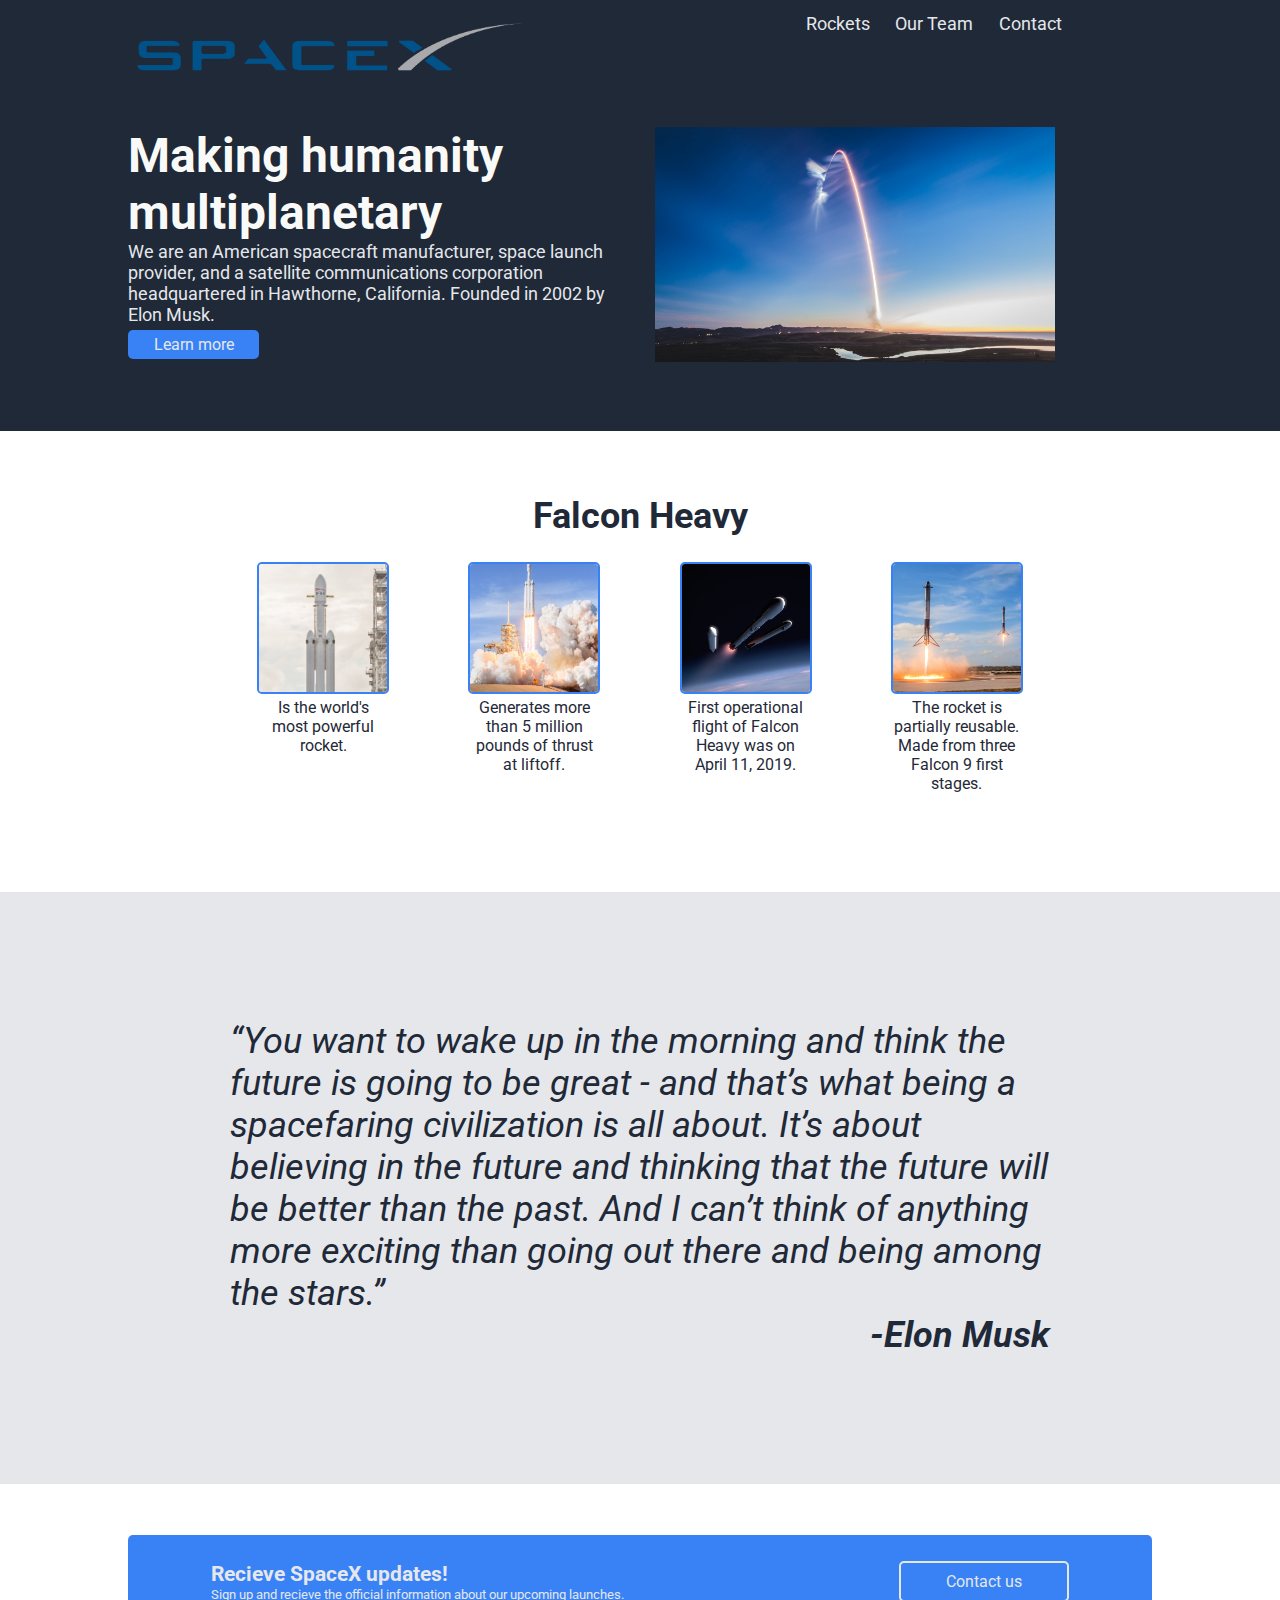
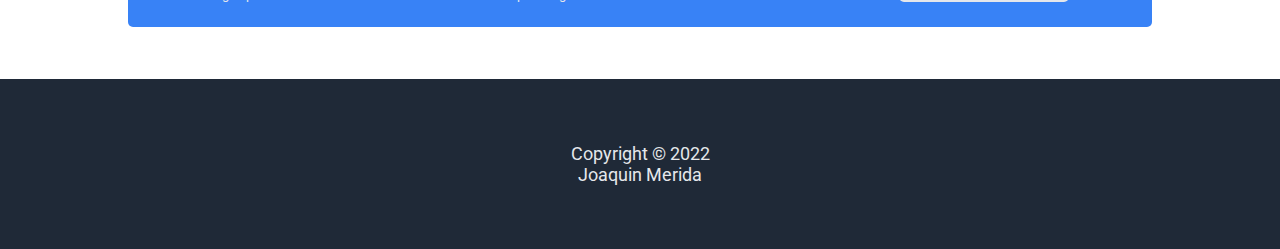
<file: index.html>
<!DOCTYPE html>
<html lang="en">
<head>
    <meta charset="UTF-8">
    <meta http-equiv="X-UA-Compatible" content="IE=edge">
    <meta name="viewport" content="width=device-width, initial-scale=1.0">
    <title>Home</title>
    <link rel="preconnect" href="https://fonts.googleapis.com">
    <link rel="preconnect" href="https://fonts.gstatic.com" crossorigin>
    <link rel="preconnect" href="https://fonts.googleapis.com">
    <link rel="preconnect" href="https://fonts.gstatic.com" crossorigin>
    <link
        href="https://fonts.googleapis.com/css2?family=Roboto:ital,wght@0,100;0,300;0,400;0,500;0,700;0,900;1,100;1,300;1,400;1,500;1,700;1,900&display=swap"
        rel="stylesheet">
    <link rel="stylesheet" href="./styles/index.css">
</head>
<body>
    <header class="dark">
        <nav>
            <img src="./assets/logo.png" alt="SpaceX logo">
            <ul>
                <li><a href="./pages/Rockets.html">Rockets</a></li>
                <li><a href="./pages/Team.html">Our Team</a></li>
                <li><a href="./pages/Contact.html">Contact</a></li>
            </ul>
        </nav>
        <section class="header__section">
            <div id="header__text">
                <h1>Making humanity multiplanetary</h1>
                <p>We are an American spacecraft manufacturer, space launch provider, and a satellite communications
                    corporation
                    headquartered in Hawthorne, California. Founded in 2002 by Elon Musk.</p>
                <a href="./pages/Team.html" class="button">Learn more</a>
            </div>
            <div id="header__image">
                <img src="./assets/main.jpg" alt="Long exposure frame of a rocket launch">
            </div>
        </section>
    </header>
    <main>
        <article>
            <h2>Falcon Heavy</h2>
            <div class="main__image">
                <img src="./assets/FHpad.jpg" alt="Rocket standing on the launchpad">
                <p>Is the world's most powerful rocket.</p>
            </div>
            <div class="main__image">
                <img src="./assets/FHlaunch.jpg" alt="Falcon Heavy taking off">
                <p>Generates more than 5 million pounds of thrust at liftoff.</p>
            </div>
            <div class="main__image">
                <img src="./assets/FHseparation.png" alt="3d animation of the rocket first stage separation">
                <p>First operational flight of Falcon Heavy was on April 11, 2019.</p>
            </div>
            <div class="main__image">
                <img src="./assets/FHlanding.jpg" alt="Both rocket boosters landing simoultaneosly">
                <p>The rocket is partially reusable. Made from three Falcon 9 first stages.</p>
            </div>
        </article>
        <section class="main__text">
            <p>“You want to wake up in the morning and think the future is going to be great - and that’s what being a
                spacefaring civilization is all about. It’s about believing in the future and thinking that the future
                will
                be better than the past. And I can’t think of anything more exciting than going out there and being
                among
                the stars.”
            </p>
            <p id="author">-Elon Musk</p>
        </section>
    </main>
    <aside>
        <div>
            <h3>Recieve SpaceX updates!</h3>
            <p>Sign up and recieve the official information about our upcoming launches.</p>
        </div>
        <a class="button border" href="./pages/Contact.html">Contact us</a>
    </aside>
    <footer class="dark">
        <p>Copyright &copy; 2022 </p>
        <p>Joaquin Merida</p>
    </footer>
</body>
</html>
</file>
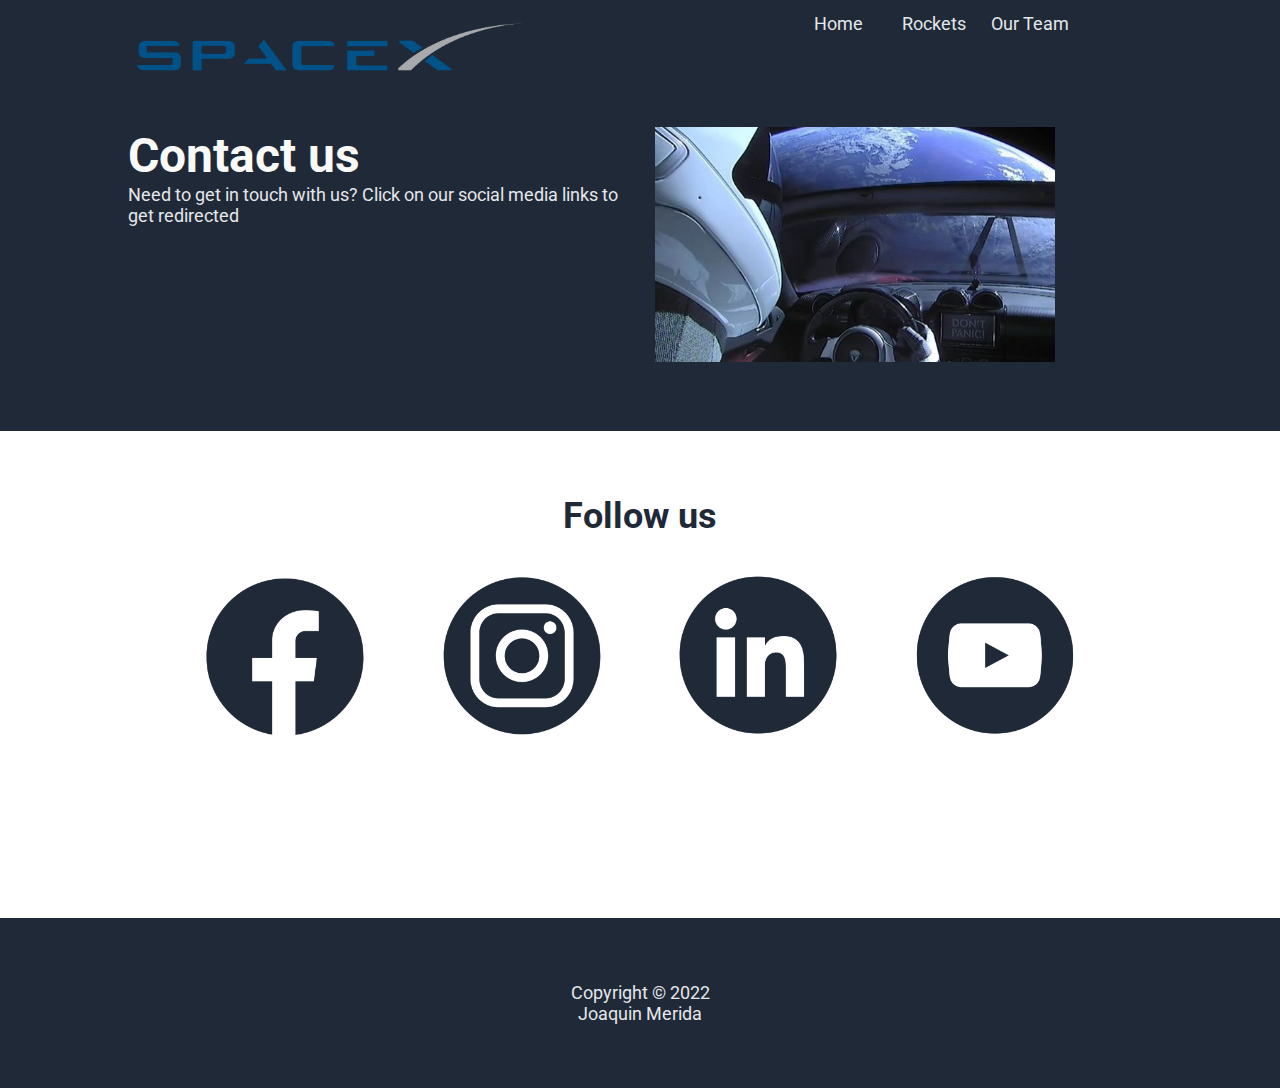
<file: pages/Contact.html>
<!DOCTYPE html>
<html lang="en">
<head>
    <meta charset="UTF-8">
    <meta http-equiv="X-UA-Compatible" content="IE=edge">
    <meta name="viewport" content="width=device-width, initial-scale=1.0">
    <title>Contact</title>
    <link rel="preconnect" href="https://fonts.googleapis.com">
    <link rel="preconnect" href="https://fonts.gstatic.com" crossorigin>
    <link rel="preconnect" href="https://fonts.googleapis.com">
    <link rel="preconnect" href="https://fonts.gstatic.com" crossorigin>
    <link
        href="https://fonts.googleapis.com/css2?family=Roboto:ital,wght@0,100;0,300;0,400;0,500;0,700;0,900;1,100;1,300;1,400;1,500;1,700;1,900&display=swap"
        rel="stylesheet">
    <link rel="stylesheet" href="../styles/Contact.css">
</head>
<body>
    <header class="dark">
        <nav>
            <img src="../assets/logo.png" alt="SpaceX logo">
            <ul>
                <li><a href="../index.html">Home</a></li>
                <li><a href="./Rockets.html">Rockets</a></li>
                <li><a href="./Team.html">Our Team</a></li>
            </ul>
        </nav>
        <section class="header__section">
            <div id="header__text">
                <h1>Contact us</h1>
                <p>Need to get in touch with us? Click on our social media links to get redirected
                </p>
            </div>
            <div id="header__image">
                <img src="../assets/Roadster.jpg" alt="Tesla car floating in space with a space suit on board">
            </div>
        </section>
    </header>
    <main>
        <article>
            <h2>Follow us</h2>
            <div class="main__image">
                <a href="https://www.facebook.com" target="_blank">
                    <img src="../assets/FB.png" alt="Facebook logo">
                </a>
            </div>
            <div class="main__image">
                <a href="https://www.instagram.com/spacex/" target="_blank">
                    <img src="../assets/IG.png" alt="Instagram logo">
                </a>
            </div>
            <div class="main__image">
                <a href="https://www.linkedin.com/company/spacex/" target="_blank">
                    <img src="../assets/In.png" alt="LinkedIn logo">
                </a>
            </div>
            <div class="main__image">
                <a href="https://www.youtube.com/spacex" target="_blank">
                    <img src="../assets/YT.png" alt="Youtube logo">
                </a>
            </div>
        </article>
        <section class="main__text">
        </section>
    </main>
    <footer class="dark">
        <p>Copyright &copy; 2022 </p>
        <p>Joaquin Merida</p>
    </footer>
</body>
</html>
</file>
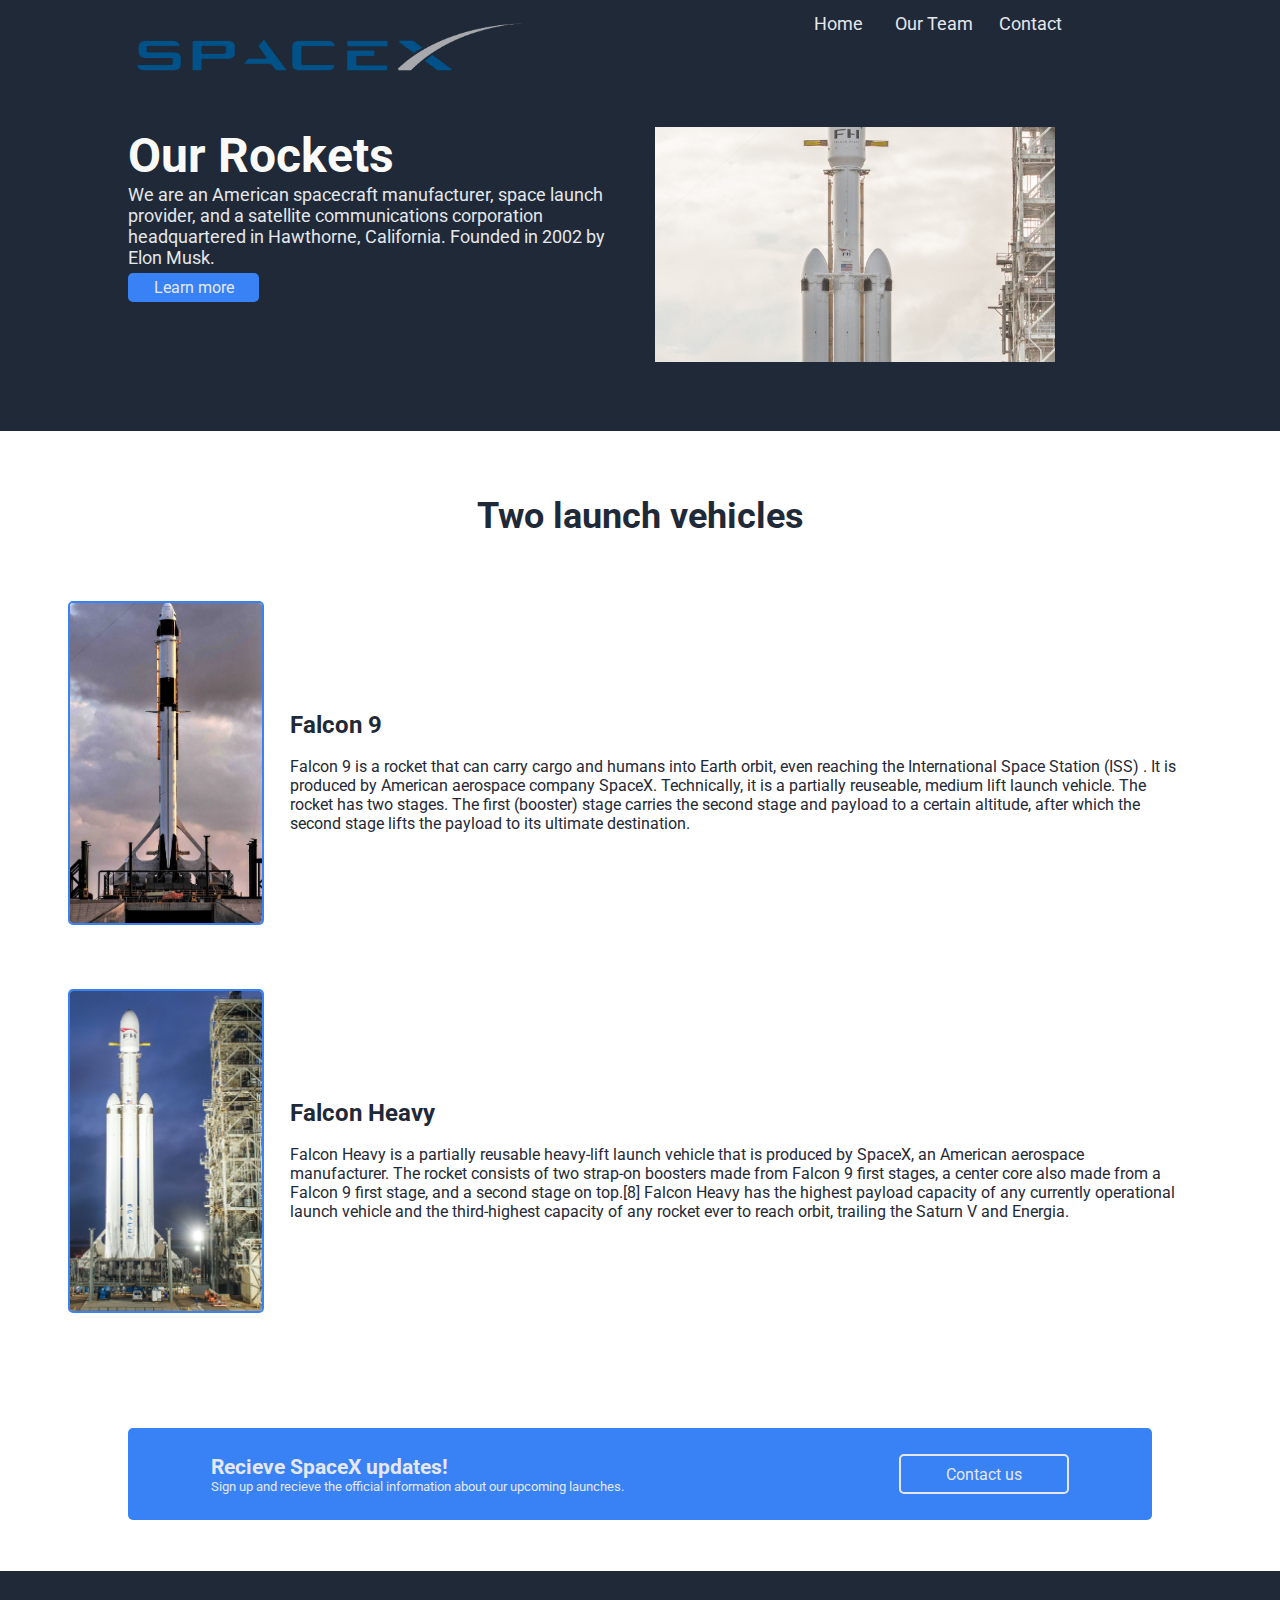
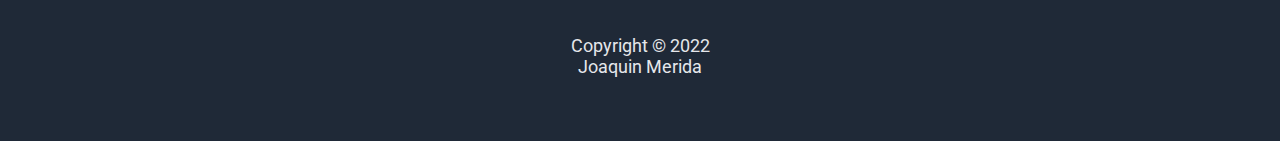
<file: pages/Rockets.html>
<!DOCTYPE html>
<html lang="en">
<head>
    <meta charset="UTF-8">
    <meta http-equiv="X-UA-Compatible" content="IE=edge">
    <meta name="viewport" content="width=device-width, initial-scale=1.0">
    <title>Rockets</title>
    <link rel="preconnect" href="https://fonts.googleapis.com">
    <link rel="preconnect" href="https://fonts.gstatic.com" crossorigin>
    <link rel="preconnect" href="https://fonts.googleapis.com">
    <link rel="preconnect" href="https://fonts.gstatic.com" crossorigin>
    <link
        href="https://fonts.googleapis.com/css2?family=Roboto:ital,wght@0,100;0,300;0,400;0,500;0,700;0,900;1,100;1,300;1,400;1,500;1,700;1,900&display=swap"
        rel="stylesheet">
    <link rel="stylesheet" href="../styles/Rockets.css">
</head>
<body>
    <header class="dark">
        <nav>
            <img src="../assets/logo.png" alt="SpaceX logo">
            <ul>
                <li><a href="../index.html">Home</a></li>
                <li><a href="./Team.html">Our Team</a></li>
                <li><a href="./Contact.html">Contact</a></li>
            </ul>
        </nav>
        <section class="header__section">
            <div id="header__text">
                <h1>Our Rockets</h1>
                <p>We are an American spacecraft manufacturer, space launch provider, and a satellite communications
                    corporation
                    headquartered in Hawthorne, California. Founded in 2002 by Elon Musk.</p>
                <a href="" class="button">Learn more</a>
            </div>
            <div id="header__image">
                <img src="../assets/FHpad.jpg" alt="Falcon heavy standing vertical on launch pad">
            </div>
        </section>
    </header>
    <main>
        <article>
            <h2>Two launch vehicles</h2>
            <div class="main__image">
                <img src="../assets/falcon9.jpg" alt="Falcon 9 ready for launch">
                <div>
                    <h3>Falcon 9</h3>
                    <p>Falcon 9 is a rocket that can carry cargo and humans into Earth orbit, even reaching the
                        International Space Station (ISS) . It is produced by American aerospace company SpaceX.
                        Technically, it is a partially reuseable, medium lift launch vehicle.
                        The rocket has two stages. The first (booster) stage carries the second stage and payload to a
                        certain altitude, after which the second stage lifts the payload to its ultimate destination.
                    </p>
                </div>
            </div>
            <div class="main__image">
                <img src="../assets/Falcon-heavy-crop.jpg" alt="Falcon Heavy ready for launch">
                <div>
                    <h3>Falcon Heavy</h3>
                    <p>Falcon Heavy is a partially reusable heavy-lift launch vehicle that is produced by SpaceX, an
                        American aerospace manufacturer. The rocket consists of two strap-on boosters made from Falcon 9
                        first stages, a center core also made from a Falcon 9 first stage, and a second stage on top.[8]
                        Falcon Heavy has the highest payload capacity of any currently operational launch vehicle and
                        the
                        third-highest capacity of any rocket ever to reach orbit, trailing the Saturn V and Energia.</p>
                </div>
            </div>
        </article>
    </main>
    <aside>
        <div>
            <h3>Recieve SpaceX updates!</h3>
            <p>Sign up and recieve the official information about our upcoming launches.</p>
        </div>
        <a class="button border" href="./pages/Contact.html">Contact us</a>
    </aside>
    <footer class="dark">
        <p>Copyright &copy; 2022 </p>
        <p>Joaquin Merida</p>
    </footer>
</body>
</html>
</file>
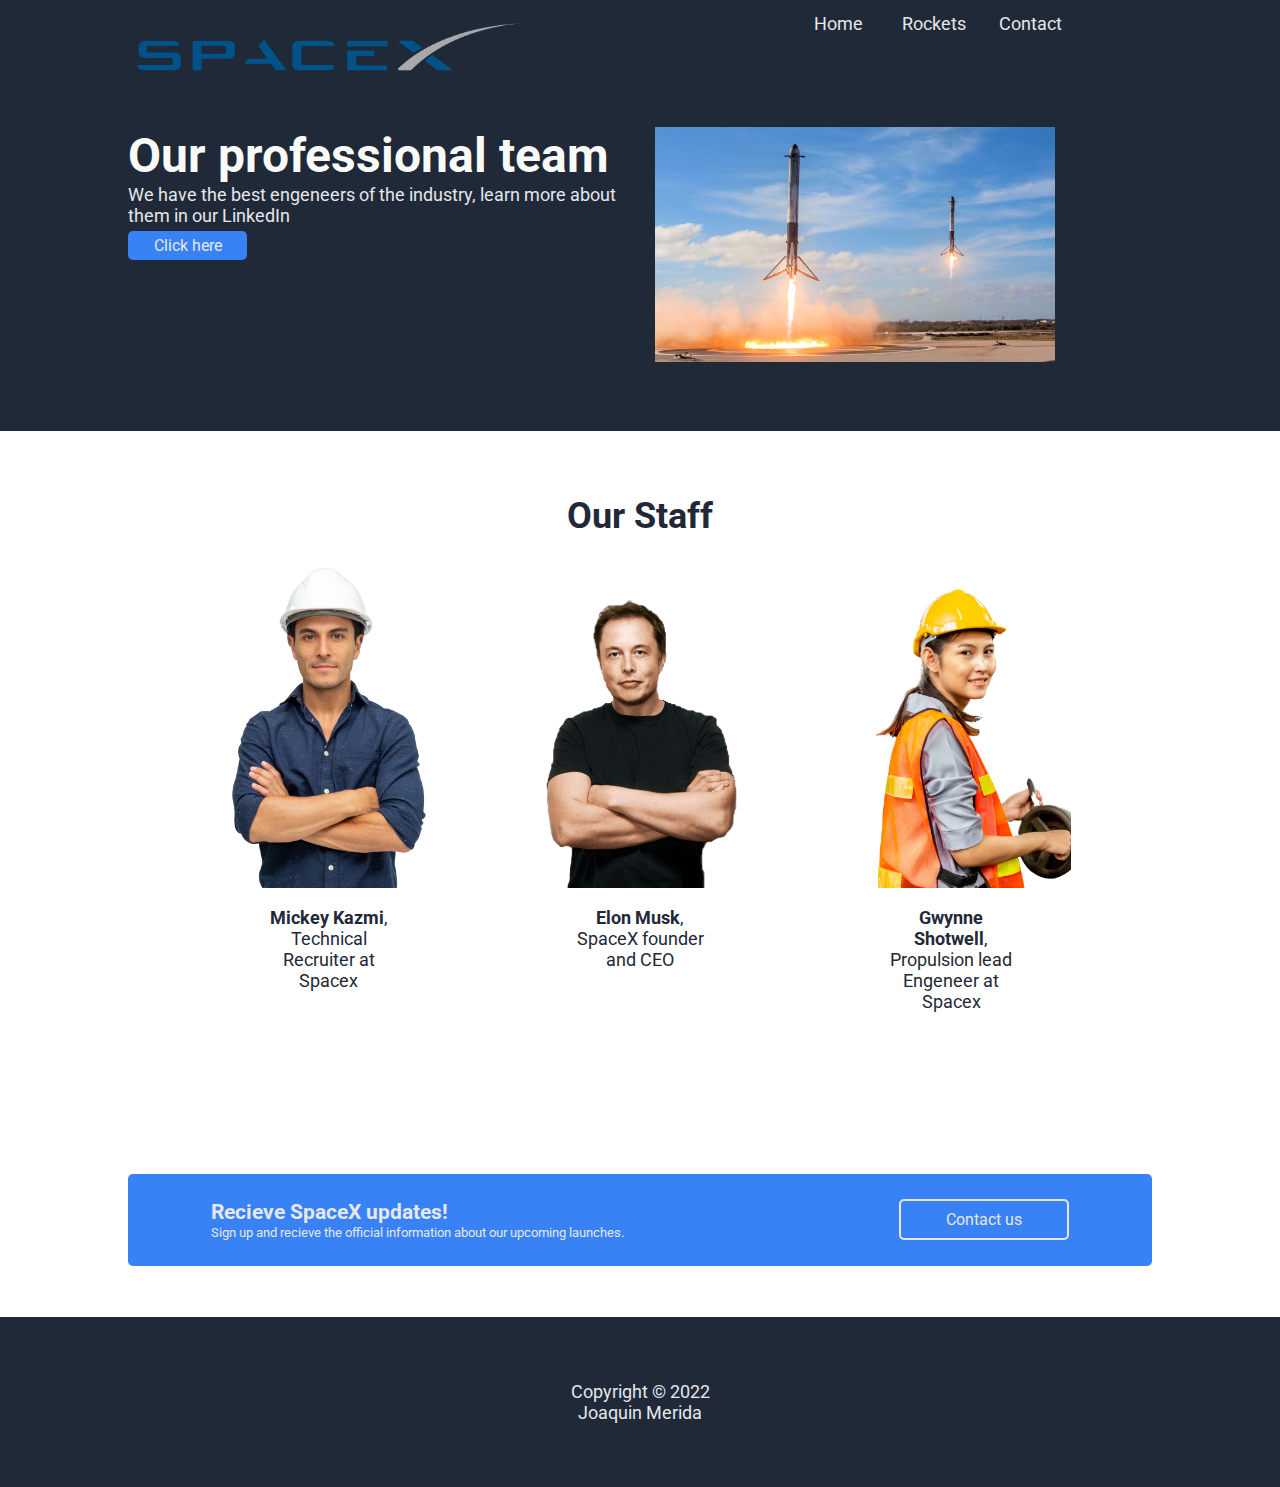
<file: pages/Team.html>
<!DOCTYPE html>
<html lang="en">
<head>
    <meta charset="UTF-8">
    <meta http-equiv="X-UA-Compatible" content="IE=edge">
    <meta name="viewport" content="width=device-width, initial-scale=1.0">
    <title>Our Team</title>
    <link rel="preconnect" href="https://fonts.googleapis.com">
    <link rel="preconnect" href="https://fonts.gstatic.com" crossorigin>
    <link rel="preconnect" href="https://fonts.googleapis.com">
    <link rel="preconnect" href="https://fonts.gstatic.com" crossorigin>
    <link href="https://fonts.googleapis.com/css2?family=Roboto:ital,wght@0,100;0,300;0,400;0,500;0,700;0,900;1,100;1,300;1,400;1,500;1,700;1,900&display=swap"
        rel="stylesheet">
    <link rel="stylesheet" href="../styles/Team.css">
</head>
<body>
    <header class="dark">
        <nav>
            <img src="../assets/logo.png" alt="SpaceX logo">
            <ul>
                <li><a href="../index.html">Home</a></li>
                <li><a href="./Rockets.html">Rockets</a></li>
                <li><a href="./Contact.html">Contact</a></li>
            </ul>
        </nav>
        <section class="header__section">
            <div id="header__text">
                <h1>Our professional team</h1>
                <p>We have the best engeneers of the industry, learn more about them in our LinkedIn</p>
                <a href="https://www.linkedin.com/company/spacex/" target="_blank" class="button">Click here</a>
            </div>
            <div id="header__image">
                <img src="../assets/FHlanding.jpg" alt="Two first stages of the Falcon Heavy landing simoultaneosly">
            </div>
        </section>
    </header>
    <main>
        <article>
            <h2>Our Staff</h2>
            <div class="main__image">
                <img src="../assets/Engeneer.png" alt="Technical recruiter at SpaceX" >
                <p><strong>Mickey Kazmi</strong>, Technical Recruiter at Spacex</p>
            </div>
            <div class="main__image">
                <img src="../assets/ElonMusk.png" alt="Elon Musk, CEO of the company">
                <p><strong>Elon Musk</strong>, SpaceX founder and CEO</p>
            </div>
            <div class="main__image">
                <img src="../assets/Engeneer2.png" alt="Propulsion lead Engeneer of Spacex">
                <p><strong>Gwynne Shotwell</strong>, Propulsion lead Engeneer at Spacex</p>
            </div>
        </article>
    </main>
    <aside>
        <div>
            <h3>Recieve SpaceX updates!</h3>
            <p>Sign up and recieve the official information about our upcoming launches.</p>
        </div>
        <a class="button border" href="./Contact.html">Contact us</a>
    </aside>
    <footer class="dark">
        <p>Copyright &copy; 2022 </p>
        <p>Joaquin Merida</p>
    </footer>
</body>
</html>
</file>
<file: styles/index.css>
* {
    margin: 0;
    padding: 0;
    font-family: 'Roboto', sans-serif, 'Times New Roman', Times, serif;
}
.dark {
    background-color: #1f2937;
}
header {
    display: flex;
    justify-content: center;
    flex-wrap: wrap;
}
header img {
    margin: -1% 0 0 3%;
    width: 40%;
}
header h1 {
    color: #F9FAF8;
    font-size: 48px;
    font-weight: extra-bold;
}
header ul {
    width: 50%;
    text-align: center;
}
nav {
    display: flex;
}
nav ul {
    display: flex;
    justify-content: center;
    list-style: none;
    margin-left: 5%;
}
nav li {
    margin-top: 2%;
    width: 15%;
}
nav a {
    color: #e5e7eb;
    font-size: 18px;
    text-decoration: none;
}
nav a:hover{
    color: #3882f6;
}
.header__section {
    width: 80%;
    display: flex;
    flex-direction: row;
    justify-content: center;
    height: 15rem;
    padding-bottom: 5%;
}
#header__text {
    width: 50%
}
#header__text p {
    margin-bottom: 2%;
    font-size: 18px;
    color: #E5E7EB;
}
#header__image {
    width: 50%;
    overflow: hidden;
}
#header__image img {
    object-fit: cover;
    height: 100%;
    width: 25rem;
}
.button {
    background-color: #3882f6;
    color: #e5e7eb;
    padding: 1% 5%;
    border-radius: 5px;
    text-decoration: none;
}
.border{
    border: #E5E7EB 2px solid;
    font-size: 16px;
}
.button:hover{
color: #3882f6;
background-color: #E5E7EB;
}
main{
    display: flex;
    flex-direction: column;
    align-items: center;
}
main article {
    margin: 5% 0;
    display: flex;
    justify-content: center;
    flex-wrap: wrap;
    text-align: center;
}
main h2 {
    font-size: 36px;
    font-weight: extra-bold;
    color: #1f2937;
    width: 100%;
}
.main__image {
    width: 10rem;
    display: flex;
    flex-direction: column;
    align-items: center;
    justify-content: start;
    margin: 3%;
    min-height: 15rem;
}
.main__image p{
    width: 8rem;
    color: #1f2937;
}
.main__image img {
    width: 100%;
    object-fit: cover;
    height: 8rem;
    width: 8rem;
    border: 2px solid #3882f6;
    border-radius: 5px;
    margin-bottom: 2%;
}
#author{
    text-align: end;
    font-weight: bold;
}
.main__text{
    font-size: 36px;
    font-weight: light;
    font-style: italic;
    color: #1f2937;
    background-color: #E5E7EB;
    padding: 10% 18%;
}
aside{
    background-color: #3882f6;
    margin: 4% 10%;
    border-radius: 5px;
    padding: 2% 5%;
    color: #E5E7EB;
    font-size: 18px;
    display: flex;
    justify-content: space-around;
}
aside div{
    display: flex;
    justify-content: center;
    align-items: center;
    flex-wrap: wrap;
}
aside h3{
    width: 100%;
}
aside p{
    font-size: 13px;
    width: 100%;
}
footer{
    display: flex;
    flex-direction: column;
    align-items: center;
    justify-content: center;
    color: #E5E7EB;
    font-size: 18px;
    padding: 5%;
}
</file>
<file: styles/Contact.css>
*{
    margin: 0;
    padding: 0;
    font-family: 'Roboto', sans-serif, 'Times New Roman', Times, serif;
}
.dark{
    background-color: #1f2937;
}
header{
    display: flex;
    justify-content: center;
    flex-wrap: wrap;
}
header img{
    margin: -1% 0 0 3%;
    width: 40%;
}
header h1{
    color: #F9FAF8;
    font-size: 48px;
    font-weight: extra-bold;
}
header ul{
    width: 50%;
    text-align: center;
}
nav{
    display: flex;
}
nav ul{
    display: flex;
    justify-content: center;
    list-style: none;
    margin-left: 5%;
}
nav li{
    margin-top: 2%;
    width: 15%;
}
nav a{
    color: #e5e7eb;
    font-size: 18px;
    text-decoration: none;
}
nav a:hover{
    color: #3882f6;
}
.header__section{
    width: 80%;
    display: flex;
    flex-direction: row;
    justify-content: center;
    height: 15rem;
    padding-bottom: 5%;
}
#header__text{
    width: 50%
}
#header__text p{
    margin-bottom: 2%;
    font-size: 18px;
    color: #E5E7EB;
}
#header__image{
    width: 50%;
    overflow: hidden;
}
#header__image img{
    object-fit: cover;
    height: 100%;
    width: 25rem;
}
main{
    display: flex;
    flex-direction: column;
    align-items: center;
}
main article{
    margin: 5% 0;
    width: 100%;
    display: flex;
    justify-content: center;
    flex-wrap: wrap;
    text-align: center;
}
main h2{
    font-size: 36px;
    font-weight: extra-bold;
    color: #1f2937;
    width: 100%;
}
.main__image{
    width: 10rem;
    display: flex;
    flex-direction: column;
    align-items: center;
    justify-content: start;
    margin: 3%;
    min-height: 15rem;
}
.main__image img{
    width: 100%;
    object-fit: cover;
    height: 10rem;
    width: 10rem;
    border-radius: 5px;
    margin-bottom: 2%;
}
.main__image a:hover{
    scale: 1.1;
    transition: 0.5s;
}
footer{
    display: flex;
    flex-direction: column;
    align-items: center;
    justify-content: center;
    color: #E5E7EB;
    font-size: 18px;
    padding: 5%;
}
</file>
<file: styles/Rockets.css>
* {
    margin: 0;
    padding: 0;
    font-family: 'Roboto', sans-serif, 'Times New Roman', Times, serif;
}
.dark {
    background-color: #1f2937;
}
header {
    display: flex;
    justify-content: center;
    flex-wrap: wrap;
}
header img {
    margin: -1% 0 0 3%;
    width: 40%;
}
header h1 {
    color: #F9FAF8;
    font-size: 48px;
    font-weight: extra-bold;
}
header ul {
    width: 50%;
    text-align: center;
}
nav {
    display: flex;
}
nav ul {
    display: flex;
    justify-content: center;
    list-style: none;
    margin-left: 5%;
}
nav li {
    margin-top: 2%;
    width: 15%;
}
nav a {
    color: #e5e7eb;
    font-size: 18px;
    text-decoration: none;
}
nav a:hover{
    color: #3882f6;
}
.header__section {
    width: 80%;
    display: flex;
    flex-direction: row;
    justify-content: center;
    height: 15rem;
    padding-bottom: 5%;
}
#header__text {
    width: 50%
}
#header__text p {
    margin-bottom: 2%;
    font-size: 18px;
    color: #E5E7EB;
}
#header__image {
    width: 50%;
    overflow: hidden;
}
#header__image img {
    object-fit: cover;
    height: 100%;
    width: 25rem;
}
.button {
    background-color: #3882f6;
    color: #e5e7eb;
    padding: 1% 5%;
    border-radius: 5px;
    text-decoration: none;
}
.border{
    border: #E5E7EB 2px solid;
    font-size: 16px;
}
.button:hover{
color: #3882f6;
background-color: #E5E7EB;
}
main{
    display: flex;
    flex-direction: column;
    align-items: center;
}
main article {
    width: 100%;
    display: flex;
    flex-direction: column;
    justify-content: center;
}
main h2 {
    font-size: 36px;
    font-weight: extra-bold;
    color: #1f2937;
    width: 100%;
    text-align: center;
    padding: 5% 0;
}
.main__image {
    width: 100%;
    margin-bottom: 5%;
    display: flex;
    flex-direction: row;
    flex-wrap: wrap;
    justify-content: center;
}
.main__image div{
    width: 70%;
    display: flex;
    flex-direction: column;
    justify-content: center;
    padding: 2%;
}
.main__image h3{
    width: 100%;
    margin: 2% 0;
    font-size: 24px;
    color: #1f2937;
}
.main__image p{
    color: #1f2937;
}
.main__image img {
    object-fit: cover;
    height: 20rem;
    width: 15%;
    border: 2px solid #3882f6;
    border-radius: 5px;
}
aside{
    background-color: #3882f6;
    margin: 4% 10%;
    border-radius: 5px;
    padding: 2% 5%;
    color: #E5E7EB;
    font-size: 18px;
    display: flex;
    justify-content: space-around;
}
aside div{
    display: flex;
    justify-content: center;
    align-items: center;
    flex-wrap: wrap;
}
aside h3{
    width: 100%;
}
aside p{
    font-size: 13px;
    width: 100%;
}
footer{
    display: flex;
    flex-direction: column;
    align-items: center;
    justify-content: center;
    color: #E5E7EB;
    font-size: 18px;
    padding: 5%;
}
</file>
<file: styles/Team.css>
* {
    margin: 0;
    padding: 0;
    font-family: 'Roboto', sans-serif, 'Times New Roman', Times, serif;
}
.dark {
    background-color: #1f2937;
}
header {
    display: flex;
    justify-content: center;
    flex-wrap: wrap;
}
header img {
    margin: -1% 0 0 3%;
    width: 40%;
}
header h1 {
    color: #F9FAF8;
    font-size: 48px;
    font-weight: extra-bold;
}
header ul {
    width: 50%;
    text-align: center;
}
nav {
    display: flex;
}
nav ul {
    display: flex;
    justify-content: center;
    list-style: none;
    margin-left: 5%;
}
nav li {
    margin-top: 2%;
    width: 15%;
}
nav a {
    color: #e5e7eb;
    font-size: 18px;
    text-decoration: none;
}
nav a:hover{
    color: #3882f6;
}
.header__section {
    width: 80%;
    display: flex;
    flex-direction: row;
    justify-content: center;
    height: 15rem;
    padding-bottom: 5%;
}
#header__text {
    width: 50%
}
#header__text p {
    margin-bottom: 2%;
    font-size: 18px;
    color: #E5E7EB;
}
#header__image {
    width: 50%;
    overflow: hidden;
}
#header__image img {
    object-fit: cover;
    height: 100%;
    width: 25rem;
}
.button {
    background-color: #3882f6;
    color: #e5e7eb;
    padding: 1% 5%;
    border-radius: 5px;
    text-decoration: none;
}
.border{
    border: #E5E7EB 2px solid;
    font-size: 16px;
}
.button:hover{
color: #3882f6;
background-color: #E5E7EB;
}
main{
    display: flex;
    flex-direction: column;
    align-items: center;
}
main article {
    margin: 5% 0;
    width: 80%;
    display: flex;
    justify-content: space-evenly;
    flex-wrap: wrap;
    text-align: center;
}
main h2 {
    font-size: 36px;
    font-weight: extra-bold;
    color: #1f2937;
    width: 100%;
}
.main__image {
    width: 10rem;
    display: flex;
    flex-direction: column;
    align-items: center;
    justify-content: start;
    margin: 3%;
    min-height: 15rem;
}
.main__image p{
    margin: 10% 0;
    width: 8rem;
    font-size: 18px;
    color: #1f2937;
}
.main__image img {
    width: 100%;
    object-fit: cover;
    height: 20rem;
    width: 15rem;
    border-radius: 5px;
    margin-bottom: 2%
}
aside{
    background-color: #3882f6;
    margin: 4% 10%;
    border-radius: 5px;
    padding: 2% 5%;
    color: #E5E7EB;
    font-size: 18px;
    display: flex;
    justify-content: space-around;
}
aside div{
    display: flex;
    justify-content: center;
    align-items: center;
    flex-wrap: wrap;
}
aside h3{
    width: 100%;
}
aside p{
    font-size: 13px;
    width: 100%;
}
footer{
    display: flex;
    flex-direction: column;
    align-items: center;
    justify-content: center;
    color: #E5E7EB;
    font-size: 18px;
    padding: 5%;
}
</file>
